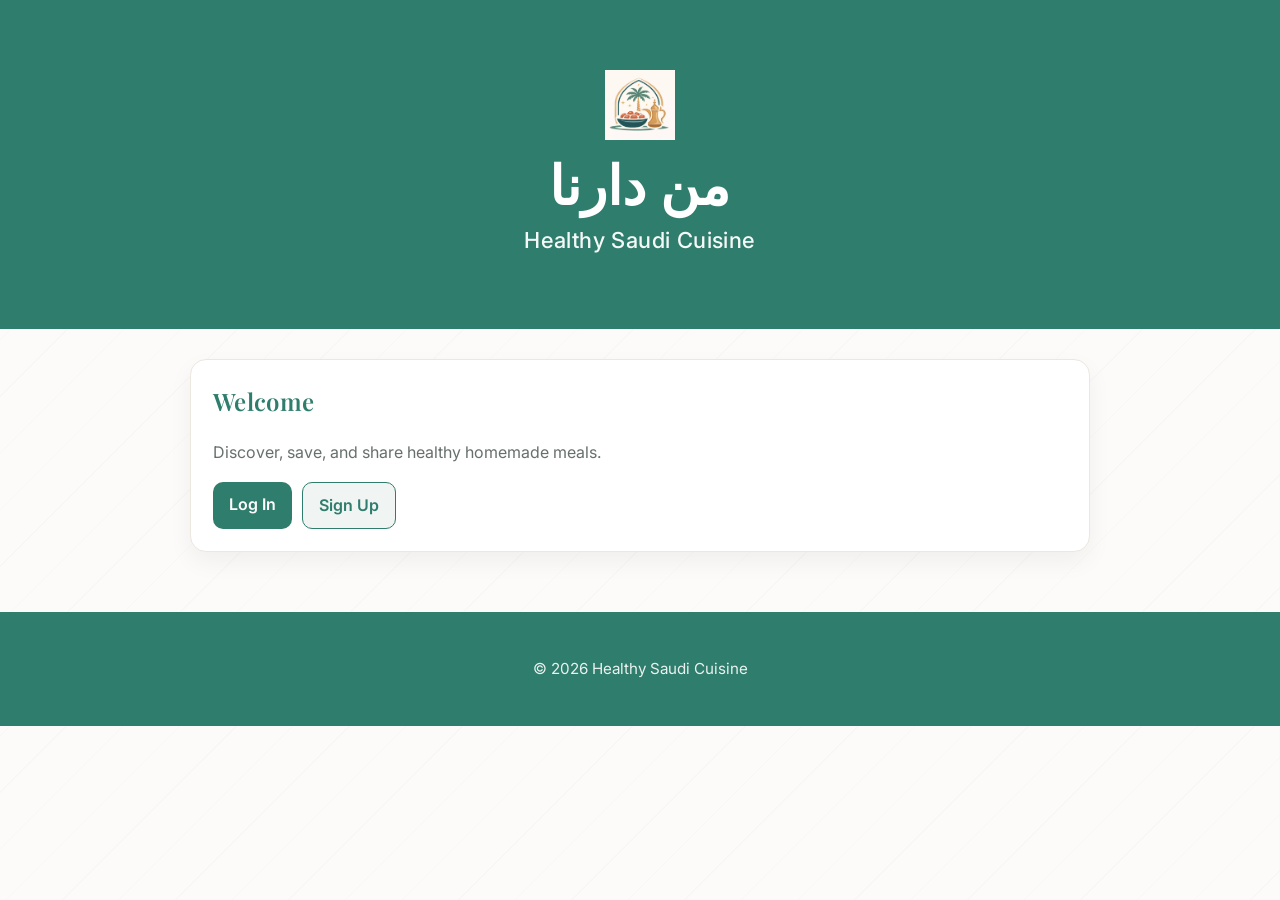
<file: index.html>
<!DOCTYPE html>
<html lang="en">
<head>
<meta charset="UTF-8">
<meta name="viewport" content="width=device-width, initial-scale=1.0">
<title>Healthy Saudi Cuisine</title>
<link rel="stylesheet" href="app.css">
</head>
<body>

<header class="hero-header">
  <img src="photo/logo.jpeg" alt="Logo" class="logo">

  <div class="header-center">
    <h1 class="arabic-title">من دارنا</h1>
    <p class="english-title">Healthy Saudi Cuisine</p>
  </div>
</header>

<section class="form-card">
  <h2>Welcome</h2>
  <p class="muted">Discover, save, and share healthy homemade meals.</p>

  <div class="btn-row">
    <a class="primary-btn" href="login.html">Log In</a>
    <a class="secondary-btn" href="signup.html">Sign Up</a>
  </div>
</section>

<footer>
  <p>&copy; 2026 Healthy Saudi Cuisine</p>
</footer>

</body>
</html>
</file>
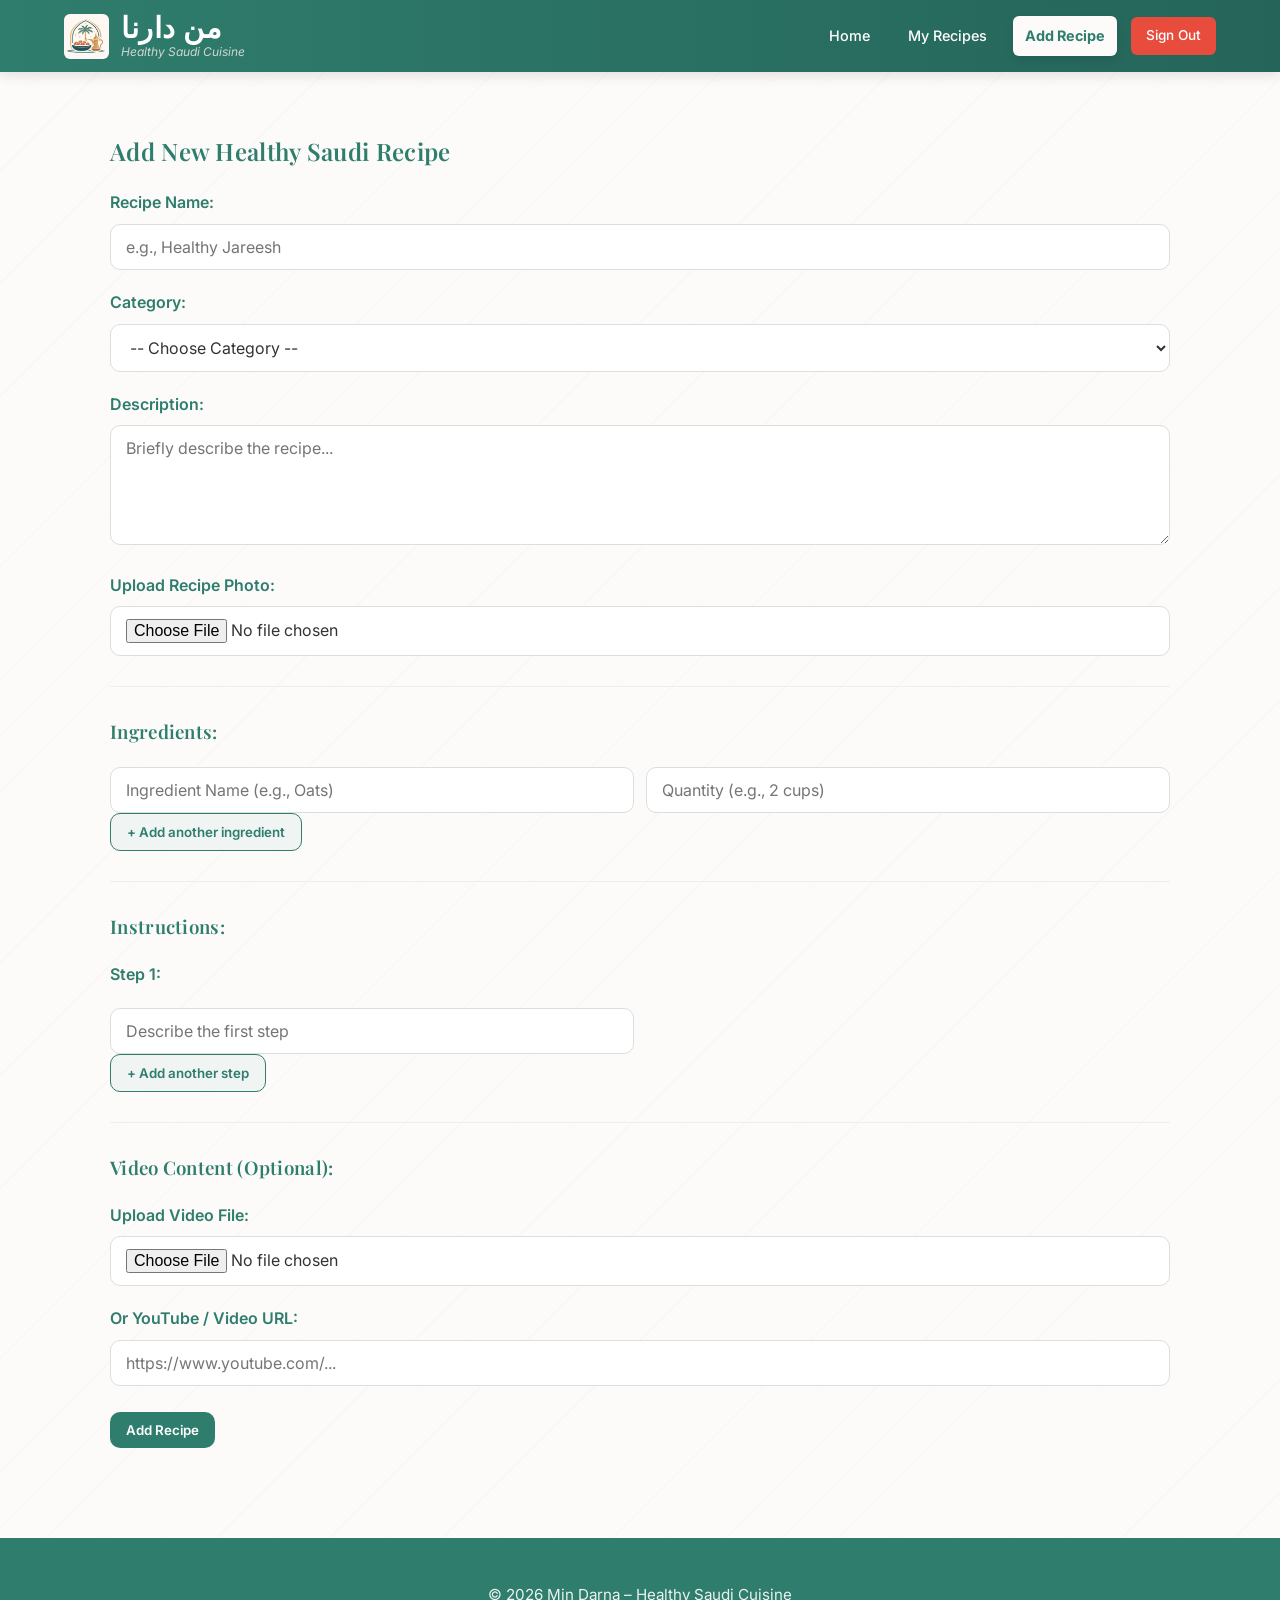
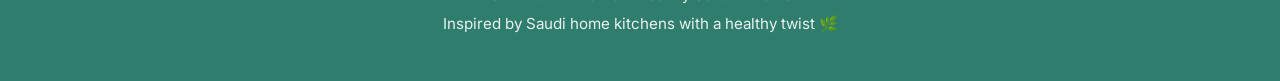
<file: add-recipe.html>
<!DOCTYPE html>
<html lang="en">
<head>
    <meta charset="UTF-8">
<meta name="viewport" content="width=device-width, initial-scale=1.0">
    <title>Add New Saudi Healthy Recipe</title>
<link rel="stylesheet" href="app.css">
  
</head>
<body>

<header class="main-header">

    <div class="logo-area">
        <img src="photo/logo.jpeg" alt="Logo">
        <div>
            <h1>من دارنا</h1>
            <span class="tagline">Healthy Saudi Cuisine</span>
        </div>
    </div>

    <nav>
        <a href="user.html">Home</a>
        <a href="my-recipes.html">My Recipes</a>
        <a href="add-recipe.html" class="add-recipe-btn">Add Recipe</a>
        <a href="index.html" class="sign-out">Sign Out</a>
    </nav>

</header>
<div class="container">
    <h2>Add New Healthy Saudi Recipe</h2>

    <form action="my-recipes.html">
        
        <label>Recipe Name:</label>
        <input class="form-input" type="text" placeholder="e.g., Healthy Jareesh" required>

        <label>Category:</label>
        <select class="form-input" required>
            <option value="">-- Choose Category --</option>
            <option>Main Dishes </option>
            <option>Healthy Sweets</option>
            <option>Traditional Appetizers</option>
            <option>Other</option>
        </select>

        <label>Description:</label>
        <textarea class="form-input" placeholder="Briefly describe the recipe..." required></textarea>

        <label>Upload Recipe Photo:</label>
        <input type="file" accept="image/*" required>

        <hr>

        <h3>Ingredients:</h3>
        <div id="ingredients-container">
            <div class="ingredient-row">
                <input type="text" class="form-input" placeholder="Ingredient Name (e.g., Oats)" required>
                <input type="text" class="form-input" placeholder="Quantity (e.g., 2 cups)" required>
            </div>
        </div>
        <button type="button" class="secondary-btn" onclick="addIngredient()">+ Add another ingredient</button>

        <hr>

        <h3>Instructions:</h3>
        <div id="instructions-container">
            <div class="step-row">
                <label>Step 1:</label>
                <input type="text" class="form-input" placeholder="Describe the first step" required>
            </div>
        </div>
        <button type="button" class="secondary-btn" onclick="addStep()">+ Add another step</button>

        <hr>

        <h3>Video Content (Optional):</h3>
        <label>Upload Video File:</label>
        <input type="file" accept="video/*">
        
        <label>Or YouTube / Video URL:</label>
        <input type="url" class="form-input" placeholder="https://www.youtube.com/...">

        <br><br>
        <button type="submit" class="submit-btn">Add Recipe</button>
    </form>
</div>

<script src="recipes.js"></script>

<footer class="main-footer">
    <div class="footer-content">
        <p>© 2026 Min Darna – Healthy Saudi Cuisine</p>
        <p>Inspired by Saudi home kitchens with a healthy twist 🌿</p>
    </div>
</footer>

</body>
</html>
</file>
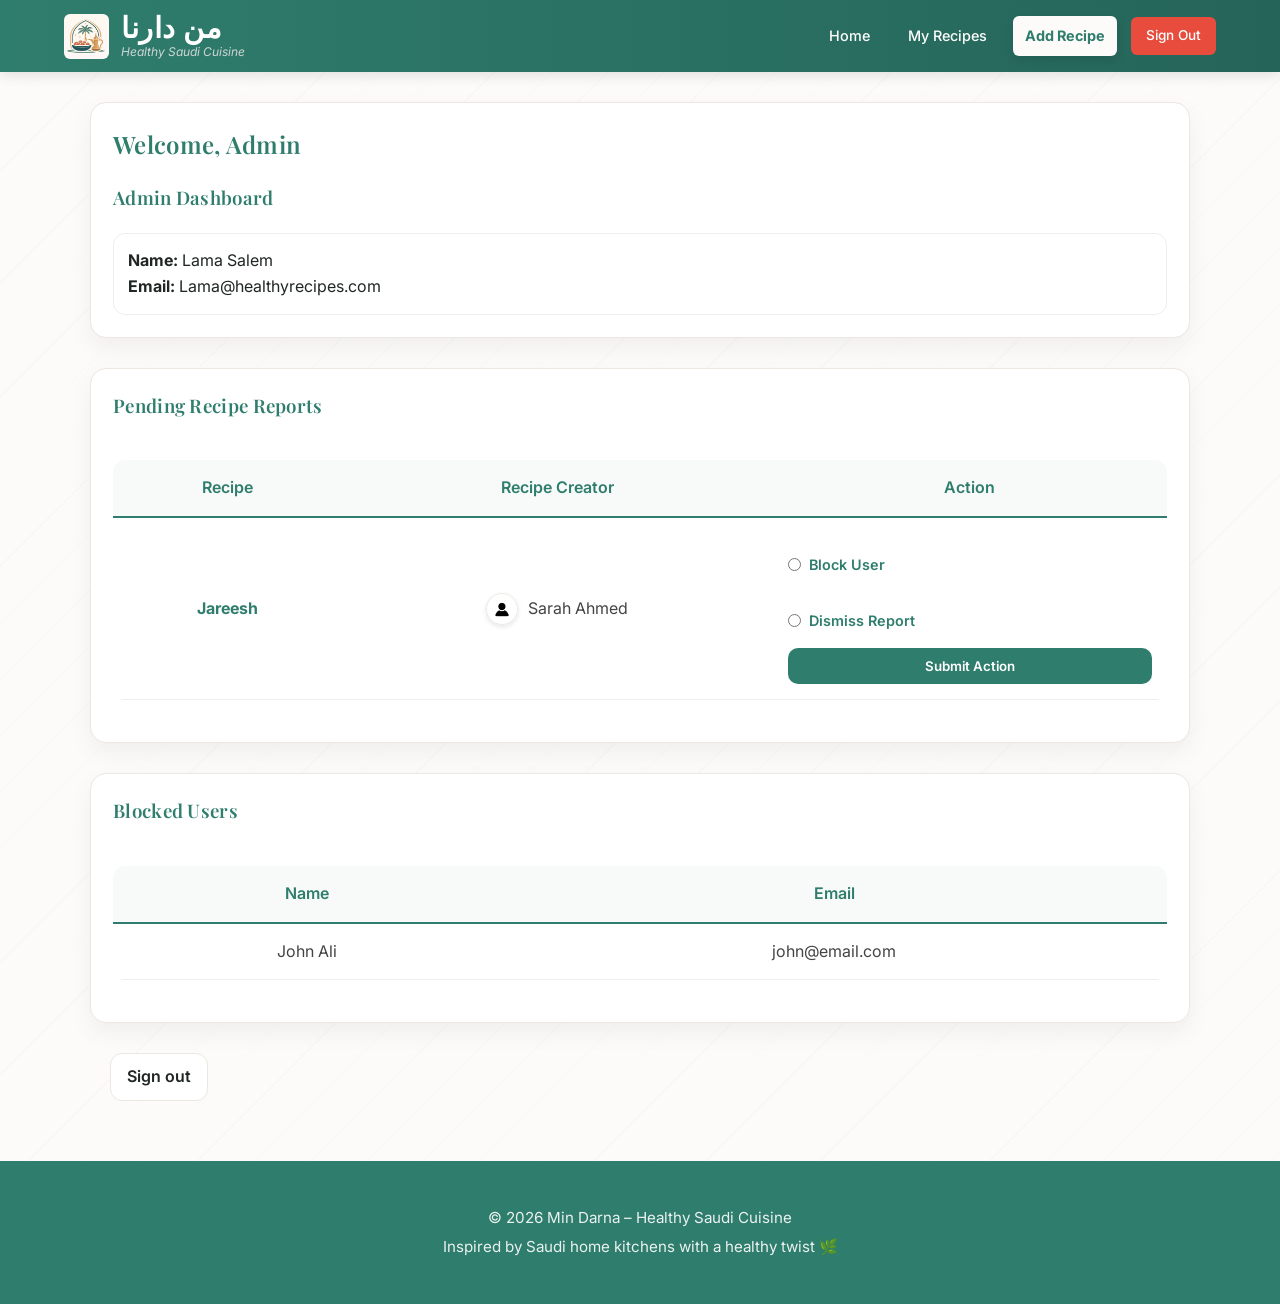
<file: admin.html>
<!DOCTYPE html>
<html lang="en">
<head>
  <meta charset="UTF-8">
  <meta name="viewport" content="width=device-width, initial-scale=1.0">
  <title>Admin Dashboard - Min Darna</title>
  <link rel="stylesheet" href="app.css">
</head>
<body>

<header class="main-header">
  <div class="logo-area">
    <img src="photo/logo.jpeg" alt="Logo">
    <div>
      <h1>من دارنا</h1>
      <span class="tagline">Healthy Saudi Cuisine</span>
    </div>
  </div>

  <nav>
    <a href="user.html">Home</a>
    <a href="my-recipes.html">My Recipes</a>
    <a href="add-recipe.html" class="add-recipe-btn">Add Recipe</a>
    <a href="index.html" class="sign-out">Sign Out</a>
  </nav>
</header>

<section class="section-box">
  <h2>Welcome, <span id="userFirstName">Admin</span></h2>
  <h3>Admin Dashboard</h3>

  <div class="block">
    <p><strong>Name:</strong> Lama Salem</p>
    <p><strong>Email:</strong> Lama@healthyrecipes.com</p>
  </div>
</section>

<section class="section-box">
  <h3>Pending Recipe Reports</h3>

  <div class="table-container">
    <table>
      <thead>
        <tr>
          <th>Recipe</th>
          <th>Recipe Creator</th>
          <th>Action</th>
        </tr>
      </thead>
      <tbody>
        <tr>
          <td>
            <a href="view-recipe.html"><strong>Jareesh</strong></a>
          </td>
          <td>
            <div class="creator-cell">
              <img src="photo/user.png" alt="User" class="creator-img">
              <span>Sarah Ahmed</span>
            </div>
          </td>
          <td>
            <form action="admin.html" class="admin-actions-form">
              <div class="radio-group">
                <label class="radio-option">
                  <input type="radio" name="action" value="block" required>
                  Block User
                </label>
                <label class="radio-option">
                  <input type="radio" name="action" value="dismiss">
                  Dismiss Report
                </label>
              </div>
              <button type="submit" class="apply-btn">Submit Action</button>
            </form>
          </td>
        </tr>
      </tbody>
    </table>
  </div>
</section>

<section class="section-box">
  <h3>Blocked Users</h3>

  <div class="table-container">
    <table>
      <thead>
        <tr>
          <th>Name</th>
          <th>Email</th>
        </tr>
      </thead>
      <tbody>
        <tr>
          <td>John Ali</td>
          <td>john@email.com</td>
        </tr>
      </tbody>
    </table>
  </div>
</section>
  
<div class="bottom-signout">
<a class="signout-link" href="index.html">Sign out</a>
</div>
<footer class="main-footer">
  <div class="footer-content">
    <p>© 2026 Min Darna – Healthy Saudi Cuisine</p>
    <p>Inspired by Saudi home kitchens with a healthy twist 🌿</p>
  </div>
</footer>

<script>
  window.onload = function() {
    const firstName = localStorage.getItem('firstName');
    if (firstName) {
      document.getElementById('userFirstName').textContent = firstName;
    }
  };
</script>

</body>
</html>
</file>
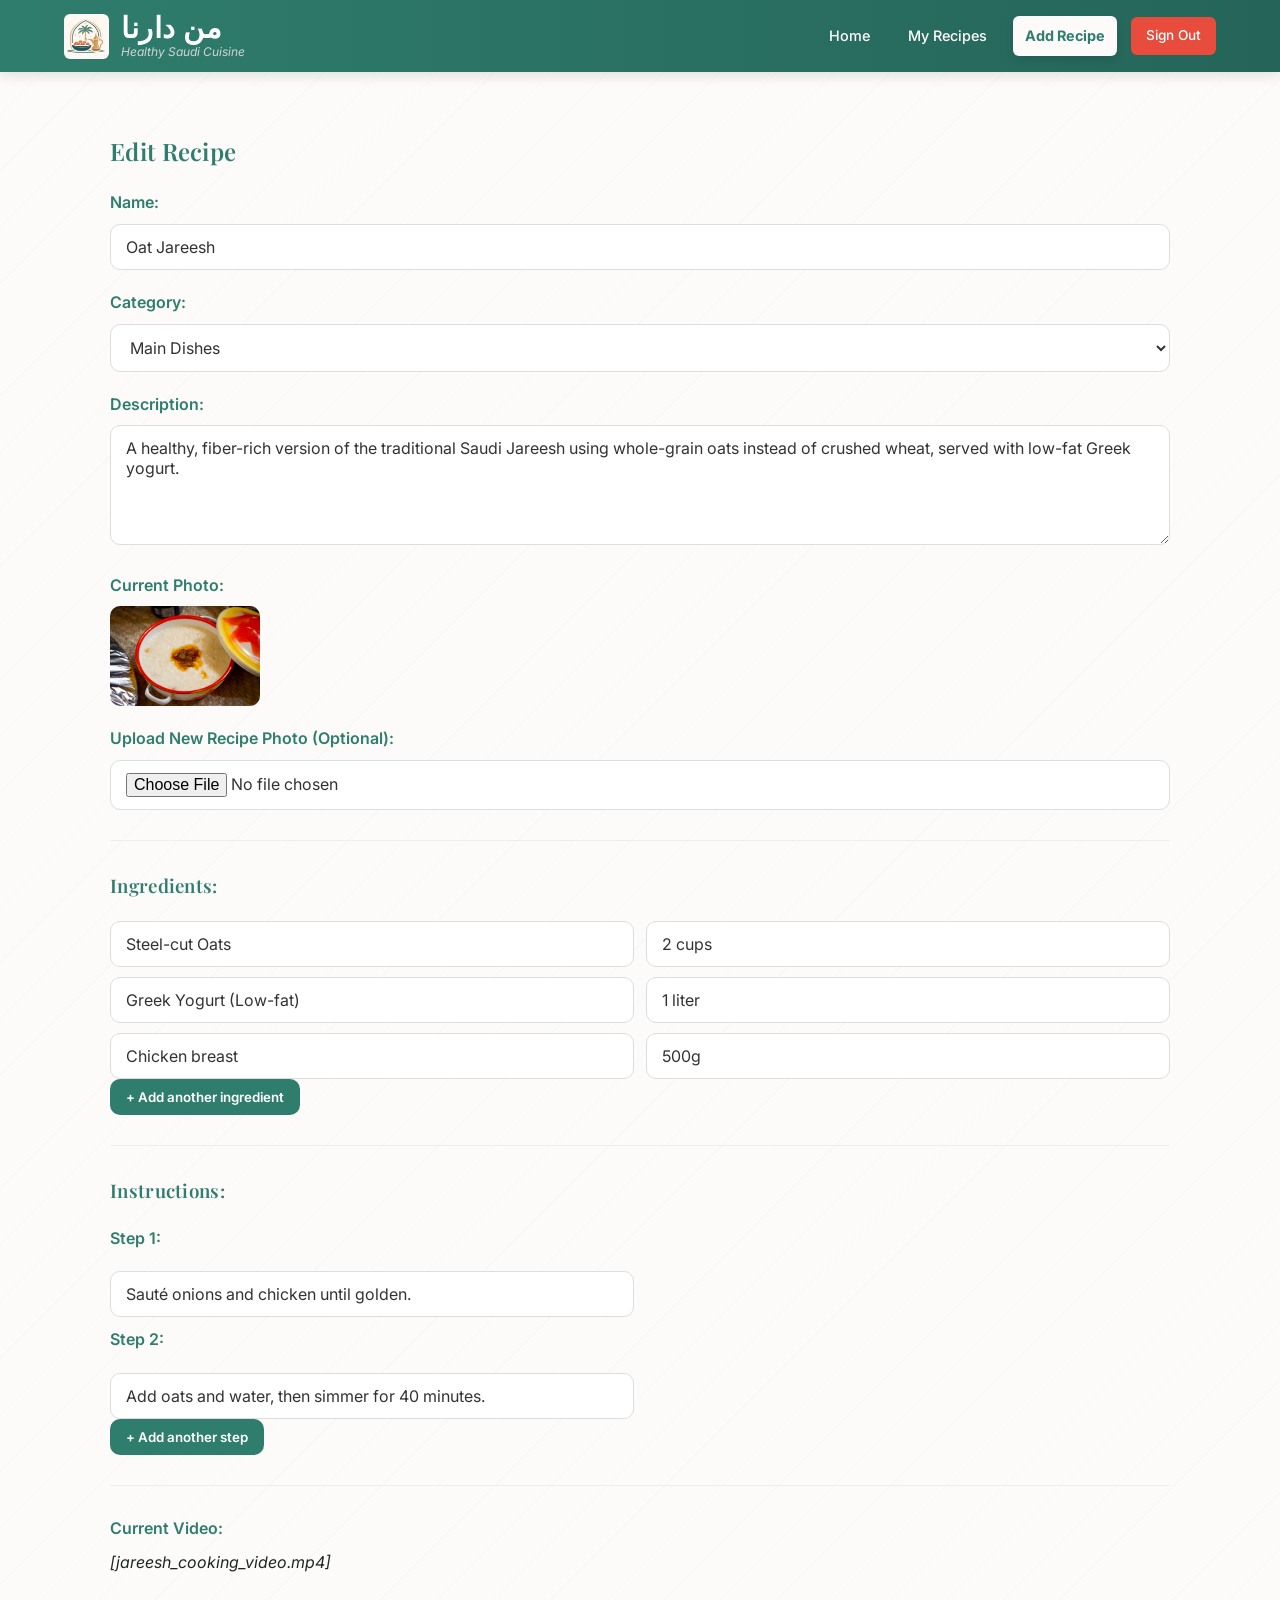
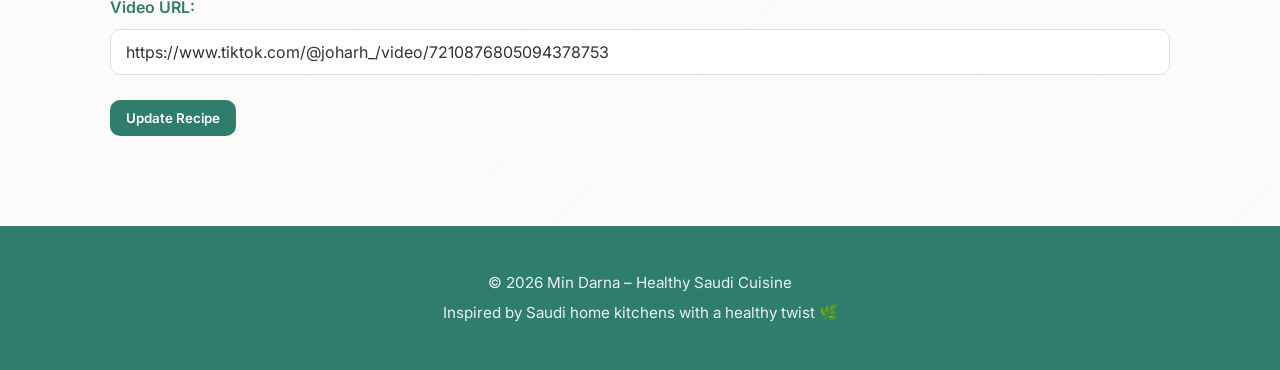
<file: edit-recipe.html>
<!DOCTYPE html>
<html lang="en">
<head>
    <meta charset="UTF-8">
<meta name="viewport" content="width=device-width, initial-scale=1.0">
    <title>Edit Recipe - Healthy Saudi Cuisine</title>
<link rel="stylesheet" href="app.css">

</head>
<body>
<header class="main-header">

    <div class="logo-area">
        <img src="photo/logo.jpeg" alt="Logo">
        <div>
            <h1>من دارنا</h1>
            <span class="tagline">Healthy Saudi Cuisine</span>
        </div>
    </div>

    <nav>
        <a href="user.html">Home</a>
        <a href="my-recipes.html">My Recipes</a>
        <a href="add-recipe.html" class="add-recipe-btn">Add Recipe</a>
        <a href="index.html" class="sign-out">Sign Out</a>
    </nav>

</header>

<div class="container">
    <h2>Edit Recipe</h2>

    <form action="my-recipes.html">
        
        <label>Name:</label>
        <input class="form-input" type="text" value="Oat Jareesh" required>

        <label>Category:</label>
        <select class="form-input" required>
            <option selected>Main Dishes </option>
            <option>Healthy Sweets</option>
            <option>Traditional Appetizers</option>
        </select>

        <label>Description:</label>
        <textarea class="form-input" required>A healthy, fiber-rich version of the traditional Saudi Jareesh using whole-grain oats instead of crushed wheat, served with low-fat Greek yogurt.</textarea>

        <label>Current Photo:</label>
        <div class="current-media">
            <img src="photo/jareesh.jpg" alt="Current Jareesh Photo" class="recipe-current-photo">
        </div>

        <label>Upload New Recipe Photo (Optional):</label>
        <input type="file" accept="image/*">

        <hr>

        <h3>Ingredients:</h3>
        <div id="ingredients-container">
            <div class="ingredient-row">
                <input type="text" class="form-input" value="Steel-cut Oats" required>
                <input type="text" class="form-input" value="2 cups" required>
            </div>
            <div class="ingredient-row">
                <input type="text" class="form-input" value="Greek Yogurt (Low-fat)" required>
                <input type="text" class="form-input" value="1 liter" required>
            </div>
            <div class="ingredient-row">
                <input type="text" class="form-input" value="Chicken breast" required>
                <input type="text" class="form-input" value="500g" required>
            </div>
        </div>
        <button type="button" class="add-btn" class="add-btn dark-add-btn" onclick="addIngredient()">+ Add another ingredient</button>

        <hr>

        <h3>Instructions:</h3>
        <div id="instructions-container">
            <div class="step-row">
                <label>Step 1:</label>
                <input type="text" class="form-input" value="Sauté onions and chicken until golden." required>
            </div>
            <div class="step-row">
                <label>Step 2:</label>
                <input type="text" class="form-input" value="Add oats and water, then simmer for 40 minutes." required>
            </div>
        </div>
        <button type="button" class="add-btn" class="add-btn dark-add-btn" onclick="addStep()">+ Add another step</button>

        <hr>

        <label>Current Video:</label>
        <div class="current-media">
            <p><i>[jareesh_cooking_video.mp4]</i></p>
        </div>

        <label>Video URL:</label>
        <input type="url" class="form-input" value="https://www.tiktok.com/@joharh_/video/7210876805094378753">

        <br><br>
        <button type="submit" class="add-btn" class="add-btn full-width-btn">Update Recipe</button>
    </form>
</div>

<script src="recipes.js"></script>

<footer class="main-footer">
    <div class="footer-content">
        <p>© 2026 Min Darna – Healthy Saudi Cuisine</p>
        <p>Inspired by Saudi home kitchens with a healthy twist 🌿</p>
    </div>
</footer>

</body>
</html>
</file>
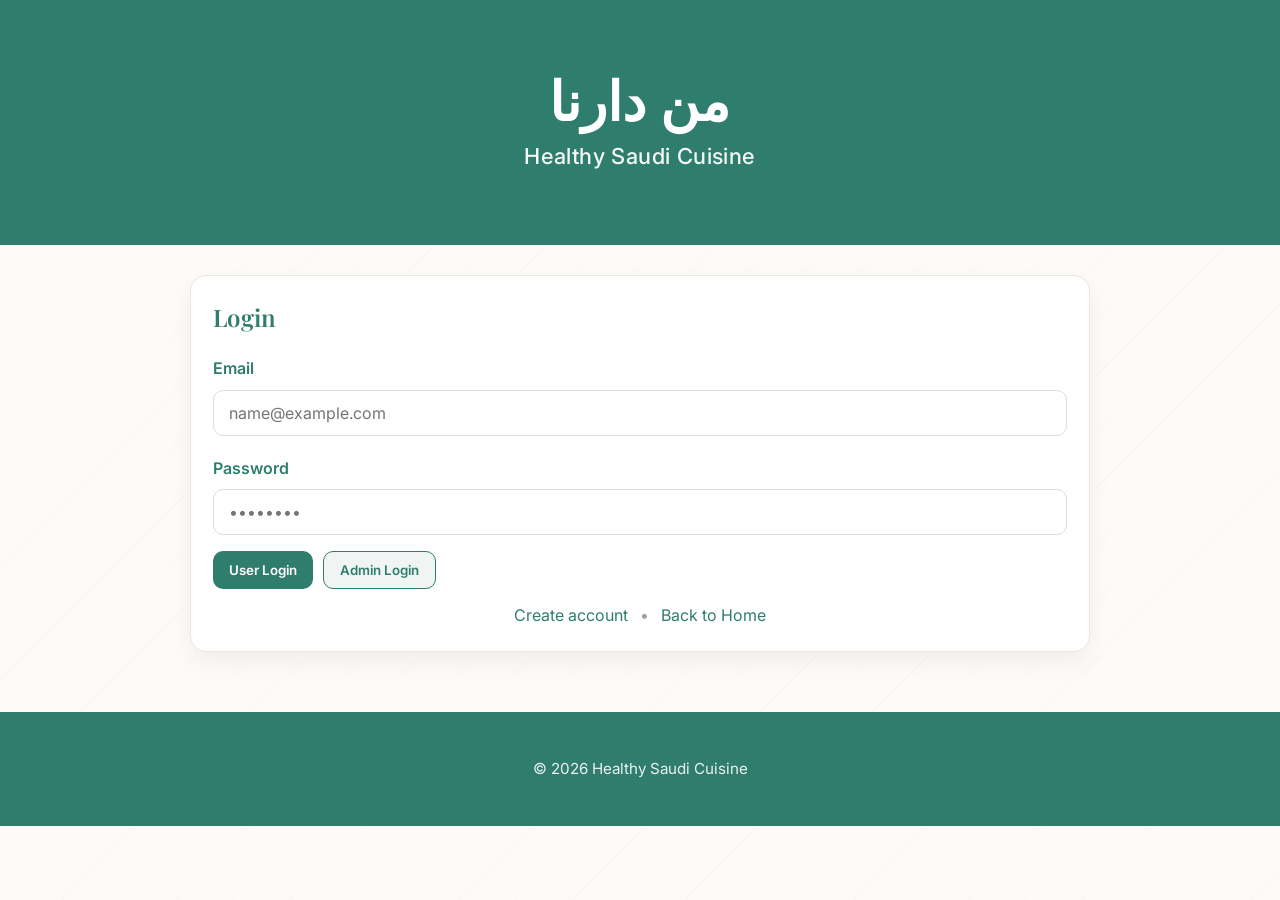
<file: login.html>
<!DOCTYPE html>
<html lang="en">
<head>
<meta charset="UTF-8">
<meta name="viewport" content="width=device-width, initial-scale=1.0">
<title>Login</title>
<link rel="stylesheet" href="app.css">
</head>
<body>

<header class="hero-header">
  <h1 class="arabic-title"><a href="index.html">من دارنا</a></h1>
  <p class="english-title">Healthy Saudi Cuisine</p>
</header>

<section class="form-card">
  <h2>Login</h2>

  <form>
    <div class="field">
      <label for="loginEmail">Email</label>
      <input id="loginEmail" class="form-input" type="email" placeholder="name@example.com" required>
    </div>

    <div class="field">
      <label for="loginPass">Password</label>
      <input id="loginPass" class="form-input" type="password" placeholder="••••••••" required>
    </div>

    <div class="btn-row">
      <button class="primary-btn" type="submit" formaction="user.html">
        User Login
      </button>
      <button class="secondary-btn" type="submit" formaction="admin.html">
        Admin Login
      </button>
    </div>

    <div class="below-links">
      <a href="signup.html">Create account</a>
      <span class="dot">•</span>
      <a href="index.html">Back to Home</a>
    </div>
  </form>
</section>

<footer>
  <p>&copy; 2026 Healthy Saudi Cuisine</p>
</footer>

</body>
</html>
</file>
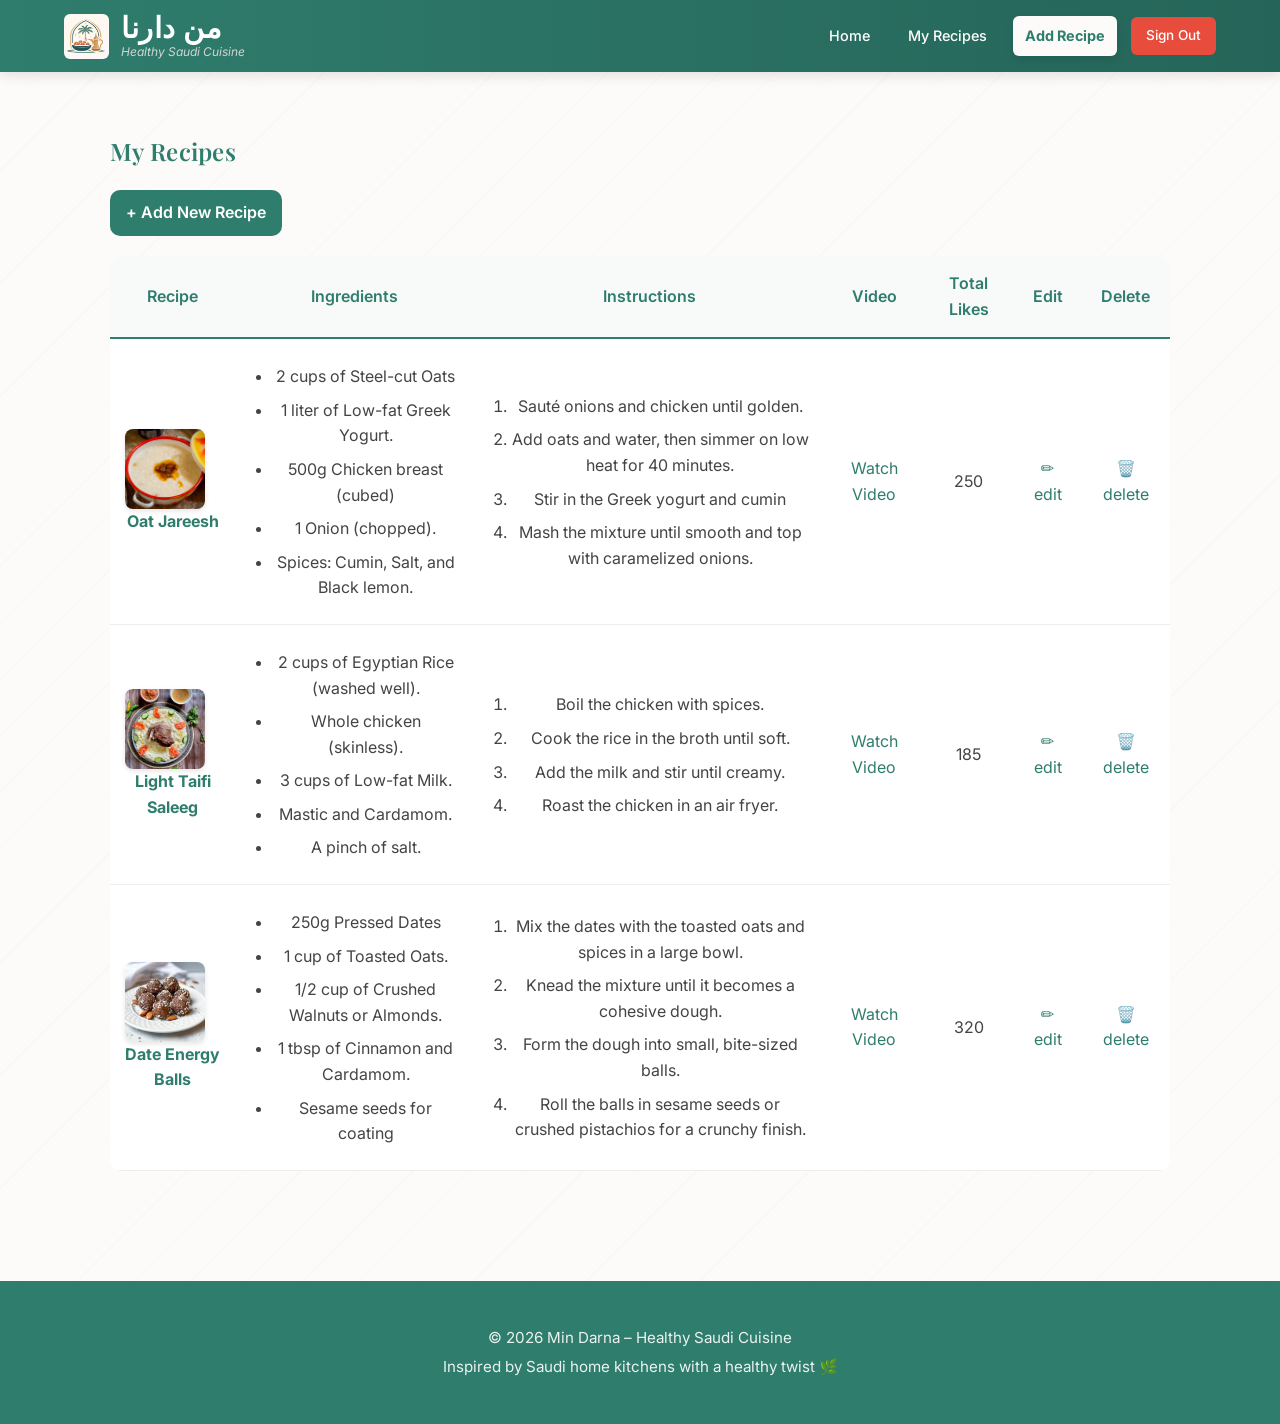
<file: my-recipes.html>
<!DOCTYPE html>
<html lang="en">
<head>
    <meta charset="UTF-8">
<meta name="viewport" content="width=device-width, initial-scale=1.0">
    <title>My Recipes - Healthy Saudi Cuisine</title>
<link rel="stylesheet" href="app.css">
   
</head>
<body>

<header class="main-header">

    <div class="logo-area">
        <img src="photo/logo.jpeg" alt="Logo">
        <div>
            <h1>من دارنا</h1>
            <span class="tagline">Healthy Saudi Cuisine</span>
        </div>
    </div>

    <nav>
        <a href="user.html">Home</a>
        <a href="my-recipes.html">My Recipes</a>
        <a href="add-recipe.html" class="add-recipe-btn">Add Recipe</a>
        <a href="index.html" class="sign-out">Sign Out</a>
    </nav>

</header>
<div class="container">
    <h2>My Recipes</h2>
    
    <div class="actions-right">
        <a href="add-recipe.html" class="add-btn">+ Add New Recipe</a>
    </div>

    <div class="table-container">
        <table>
            <thead>
                <tr>
                    <th>Recipe</th> 
                    <th>Ingredients</th> 
                    <th>Instructions</th> 
                    <th>Video</th> 
                    <th>Total Likes</th> 
                    <th>Edit</th> 
                    <th>Delete</th> 
                </tr>
            </thead>
            <tbody>
                
                <tr>
                    <td>
                        <a href="view-recipe.html">
                            <img src="photo/jareesh.jpg" alt="oat jareesh">
                            <b>Oat Jareesh</b>
                        </a>
                    </td>
                    <td>
                        <ul>
                            <li>2 cups of Steel-cut Oats</li>
                            <li>1 liter of Low-fat Greek Yogurt.</li>
                            <li>500g Chicken breast (cubed)</li>
                            <li>1 Onion (chopped).</li>
                            <li>Spices: Cumin, Salt, and Black lemon.</li>
                        </ul>
                    </td>
                    <td>
                        <ol>
                            <li>Sauté onions and chicken until golden.</li>
                            <li>Add oats and water, then simmer on low heat for 40 minutes.</li>
                            <li>Stir in the Greek yogurt and cumin</li>
                            <li>Mash the mixture until smooth and top with caramelized onions.</li>
                        </ol>
                    </td>
                    <td>
                        <a href="https://www.tiktok.com/@joharh_/video/7210876805094378753?lang=ar" target="_blank" class="link-blue">Watch Video</a>
                    </td>
                    <td class="text-center">250</td>
                    <td class="text-center"><a href="edit-recipe.html">✏️ edit</a></td>
                    <td class="text-center"><a href="my-recipes.html" class="text-danger">🗑️ delete</a></td>
                </tr>

                <tr>
                    <td>
                        <a href="view-recipe2.html">
                            <img src="photo/saleeq.webp" alt="Light Taifi Saleeg">
                            <b>Light Taifi Saleeg</b>
                        </a>
                    </td>
                    <td>
                        <ul>
                            <li>2 cups of Egyptian Rice (washed well).</li>
                            <li>Whole chicken (skinless).</li>
                            <li>3 cups of Low-fat Milk.</li>
                            <li>Mastic and Cardamom.</li>
                            <li>A pinch of salt.</li>
                        </ul>
                    </td>
                    <td>
                        <ol>
                            <li>Boil the chicken with spices.</li>
                            <li>Cook the rice in the broth until soft.</li>
                            <li>Add the milk and stir until creamy.</li>
                            <li>Roast the chicken in an air fryer.</li>
                        </ol>
                    </td>
                    <td>
                        <a href="https://www.tiktok.com/@healthy_meal/video/7508828350979280145" target="_blank" class="link-blue">Watch Video</a>
                    </td>
                    <td class="text-center">185</td>
                    <td class="text-center"><a href="edit-recipe.html">✏️ edit</a></td>
                    <td class="text-center"><a href="my-recipes.html" class="text-danger">🗑️ delete</a></td>
                </tr>

                <tr>
                    <td>
                        <a href="view-recipe3.html">
                            <img src="photo/dates.jpeg" alt="date energy balls">
                            <b>Date Energy Balls</b>
                        </a>
                    </td>
                    <td>
                        <ul>
                            <li>250g Pressed Dates</li>
                            <li>1 cup of Toasted Oats.</li>
                            <li>1/2 cup of Crushed Walnuts or Almonds.</li>
                            <li>1 tbsp of Cinnamon and Cardamom.</li>
                            <li>Sesame seeds for coating</li>
                        </ul>
                    </td>
                    <td>
                        <ol>
                            <li>Mix the dates with the toasted oats and spices in a large bowl.</li>
                            <li>Knead the mixture until it becomes a cohesive dough.</li>
                            <li>Form the dough into small, bite-sized balls.</li>
                            <li>Roll the balls in sesame seeds or crushed pistachios for a crunchy finish.</li>
                        </ol>
                    </td>
                    <td>
                        <a href="https://www.tiktok.com/@nahoola.s/video/7322159445994114322?lang=ar" target="_blank" class="link-blue">Watch Video</a>
                    </td>
                    <td class="text-center">320</td>
                    <td class="text-center"><a href="edit-recipe.html">✏️ edit</a></td>
                    <td class="text-center"><a href="my-recipes.html" class="text-danger">🗑️ delete</a></td>
                </tr>

            </tbody>
        </table>
    </div>
</div>

<footer class="main-footer">
    <div class="footer-content">
        <p>© 2026 Min Darna – Healthy Saudi Cuisine</p>
        <p>Inspired by Saudi home kitchens with a healthy twist 🌿</p>
    </div>
</footer>
</body>
</html>
</file>
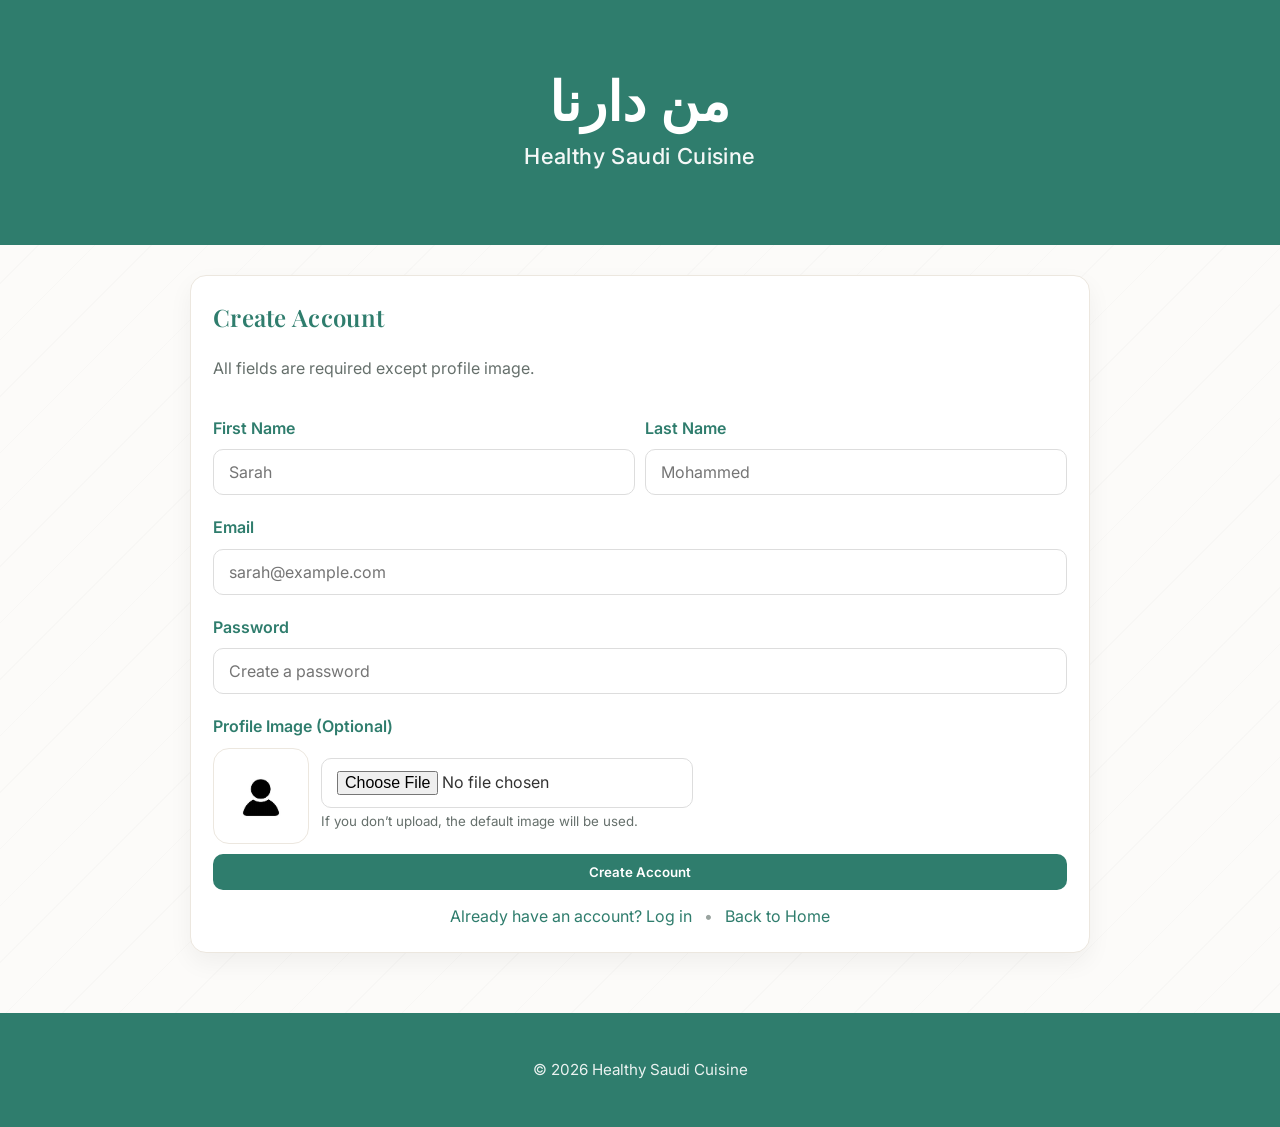
<file: signup.html>
<!DOCTYPE html>
<html lang="en">
<head>
<meta charset="UTF-8">
<meta name="viewport" content="width=device-width, initial-scale=1.0">
<title>Sign Up</title>
<link rel="stylesheet" href="app.css">
</head>
<body>

<header class="hero-header">
  <h1 class="arabic-title"><a href="index.html">من دارنا</a></h1>
  <p class="english-title">Healthy Saudi Cuisine</p>
</header>

<section class="form-card">
  <h2>Create Account</h2>
  <p class="muted">All fields are required except profile image.</p>

  <form id="signupForm" action="user.html" method="get">

    <div class="grid-2">
      <div class="field">
        <label for="firstName">First Name</label>
        <input id="firstName" class="form-input" type="text" placeholder="Sarah" required>
      </div>

      <div class="field">
        <label for="lastName">Last Name</label>
        <input id="lastName" class="form-input" type="text" placeholder="Mohammed" required>
      </div>
    </div>

    <div class="field">
      <label for="email">Email</label>
      <input id="email" class="form-input" type="email" placeholder="sarah@example.com" required>
    </div>

    <div class="field">
      <label for="password">Password</label>
      <input id="password" class="form-input" type="password" placeholder="Create a password" required>
    </div>

    <div class="field">
      <label>Profile Image (Optional)</label>

      <div class="profile-upload">
        <img id="profilePreview" class="profile-preview" src="photo/user.png" alt="Default profile">
        <div class="upload-side">
          <input id="profileImage" type="file" accept="image/*">
          <small class="muted">If you don’t upload, the default image will be used.</small>
        </div>
      </div>
    </div>

    <button class="primary-btn full" type="submit">Create Account</button>

    <div class="below-links">
      <a href="login.html">Already have an account? Log in</a>
      <span class="dot">•</span>
      <a href="index.html">Back to Home</a>
    </div>

  </form>
</section>

<footer>
  <p>&copy; 2026 Healthy Saudi Cuisine</p>
</footer>

<script>
  const form = document.getElementById('signupForm');
  const input = document.getElementById('profileImage');
  const preview = document.getElementById('profilePreview');

  input.addEventListener('change', () => {
    const file = input.files && input.files[0];
    if (!file) return;
    preview.src = URL.createObjectURL(file);
  });

  form.addEventListener('submit', async () => {
    const firstName = document.getElementById('firstName').value.trim();
    const lastName  = document.getElementById('lastName').value.trim();
    const email     = document.getElementById('email').value.trim();

    let imageDataUrl = "images/default-user.png";

    const file = input.files && input.files[0];
    if (file) {
      imageDataUrl = await new Promise((resolve) => {
        const reader = new FileReader();
        reader.onload = () => resolve(reader.result);
        reader.readAsDataURL(file);
      });
    }

    localStorage.setItem('user_firstName', firstName);
    localStorage.setItem('user_lastName', lastName);
    localStorage.setItem('user_email', email);
    localStorage.setItem('user_image', imageDataUrl);
  });
</script>

</body>
</html>
</file>
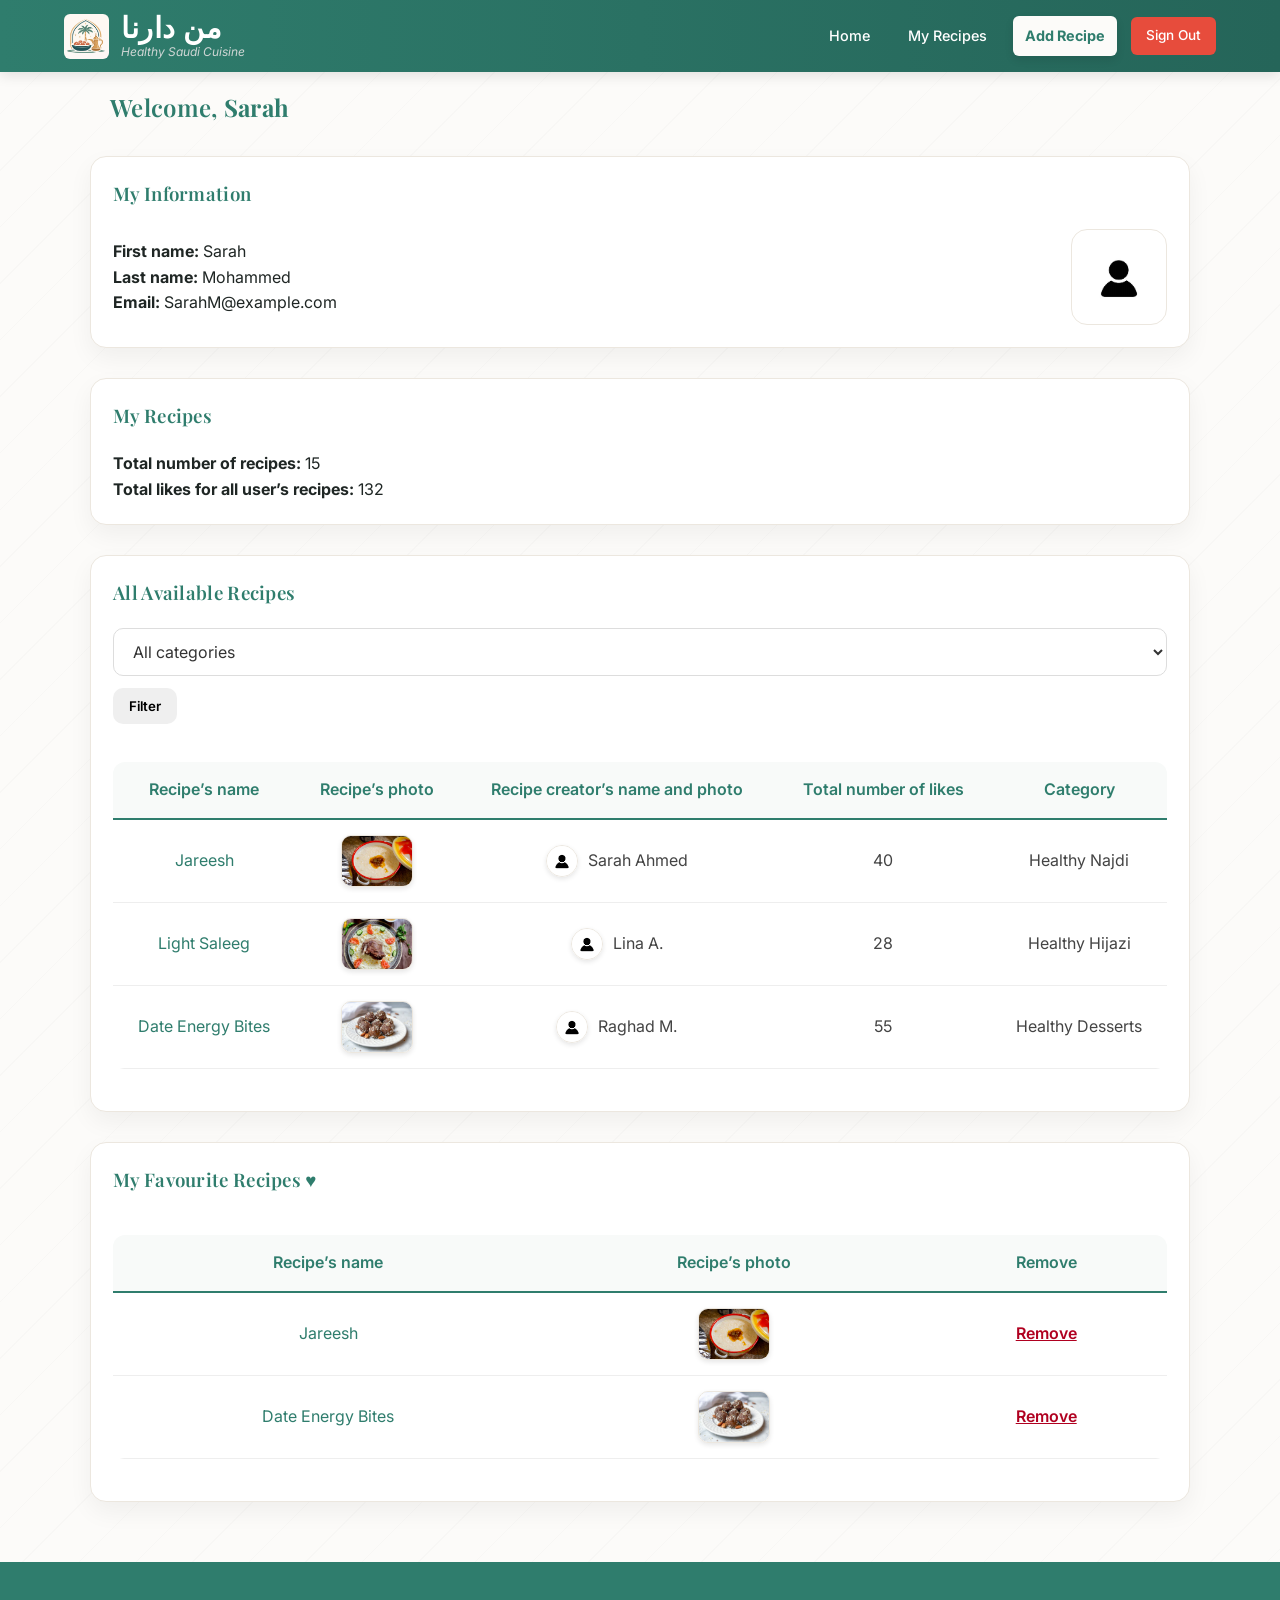
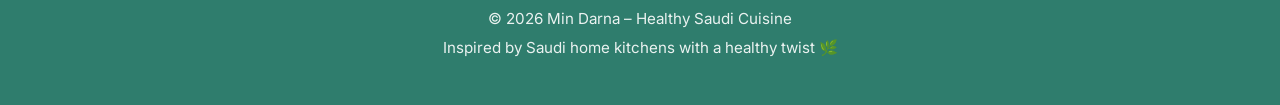
<file: user.html>
<!DOCTYPE html>
<html lang="en">
<head>
<meta charset="UTF-8">
<meta name="viewport" content="width=device-width, initial-scale=1.0">
<title>User Page</title>
<link rel="stylesheet" href="app.css">
</head>

<body>
<header class="main-header">

    <div class="logo-area">
        <img src="photo/logo.jpeg" alt="Logo">
        <div>
            <h1>من دارنا</h1>
            <span class="tagline">Healthy Saudi Cuisine</span>
        </div>
    </div>

    <nav>
        <a href="user.html">Home</a>
        <a href="my-recipes.html">My Recipes</a>
        <a href="add-recipe.html" class="add-recipe-btn">Add Recipe</a>
        <a href="index.html" class="sign-out">Sign Out</a>
    </nav>

</header><section class="welcome-wrap">
<h2>Welcome, <strong id="displayFirstName">Sarah</strong></h2>
</section>

<section class="section-box">
<h3>My Information</h3>

<div class="info-row">
<div>
<p><strong>First name:</strong> <span id="infoFirstName">Sarah</span></p>
<p><strong>Last name:</strong> Mohammed</p>
<p><strong>Email:</strong> SarahM@example.com</p>
</div>

<img class="profile-photo" src="photo/user.png" alt="User Photo" width="110">
</div>
</section>

<section class="section-box">
<h3><a href="my-recipes.html">My Recipes</a></h3>

<p><strong>Total number of recipes:</strong> 15</p>
<p><strong>Total likes for all user’s recipes:</strong> 132</p>
</section>

<section class="section-box">
<h3>All Available Recipes</h3>

<div class="filter-row">
<select>
<option value="all">All categories</option>
<option value="najdi">Healthy Najdi</option>
<option value="hijazi">Healthy Hijazi</option>
<option value="dessert">Healthy Desserts</option>
</select>

<button type="button">Filter</button>
</div>

<div class="table-container">
<table class="recipes-table">
<thead>
<tr>
<th>Recipe’s name</th>
<th>Recipe’s photo</th>
<th>Recipe creator’s name and photo</th>
<th>Total number of likes</th>
<th>Category</th>
</tr>
</thead>

<tbody>
<tr>
<td><a href="view-recipe.html"> Jareesh </a></td>
<td>
<img class="recipe-img" src="photo/jareesh.jpg" alt="Recipe Photo">
</td>
<td>
<div class="creator-cell">
<img class="creator-img" src="photo/user.png" alt="Creator Photo">
<span>Sarah Ahmed</span>
</div>
</td>
<td>40</td>
<td>Healthy Najdi</td>
</tr>

<tr>
<td><a href="view-recipe2.html">Light Saleeg</a></td>
<td>
<img class="recipe-img" src="photo/saleeq.webp" alt="Recipe Photo">
</td>
<td>
<div class="creator-cell">
<img class="creator-img" src="photo/user.png" alt="Creator Photo">
<span>Lina A.</span>
</div>
</td>
<td>28</td>
<td>Healthy Hijazi</td>
</tr>

<tr>
<td><a href="view-recipe3.html"> Date Energy Bites </a></td>
<td>
<img class="recipe-img" src="photo/dates.jpeg" alt="Recipe Photo">
</td>
<td>
<div class="creator-cell">
<img class="creator-img" src="photo/user.png" alt="Creator Photo">
<span>Raghad M.</span>
</div>
</td>
<td>55</td>
<td>Healthy Desserts</td>
</tr>
</tbody>
</table>
</div>
</section>

<section class="section-box">
<h3>My Favourite Recipes ♥</h3>

<div class="table-container">
<table class="recipes-table">
<thead>
<tr>
<th>Recipe’s name</th>
<th>Recipe’s photo</th>
<th>Remove</th>
</tr>
</thead>

<tbody>
<tr>
<td><a href="view-recipe.html"> Jareesh </a></td>
<td>
<img class="recipe-img" src="photo/jareesh.jpg" alt="Recipe Photo">
</td>
<td><a class="remove-link" href="user.html">Remove</a></td>
</tr>

<tr>
<td><a href="view-recipe.html">Date Energy Bites </a></td>
<td>
<img class="recipe-img" src="photo/dates.jpeg" alt="Recipe Photo">
</td>
<td><a class="remove-link" href="user.html">Remove</a></td>
</tr>
</tbody>
</table>
</div>
</section>



<footer class="main-footer">
    <div class="footer-content">
        <p>© 2026 Min Darna – Healthy Saudi Cuisine</p>
        <p>Inspired by Saudi home kitchens with a healthy twist 🌿</p>
    </div>
</footer>

<script>
    window.onload = function() {
        const firstName = localStorage.getItem('firstName');
        if (firstName) {
            // تحديث الاسم في الترحيب
            if(document.getElementById('displayFirstName')) {
                document.getElementById('displayFirstName').textContent = firstName;
            }
            // تحديث الاسم في جدول المعلومات
            if(document.getElementById('infoFirstName')) {
                document.getElementById('infoFirstName').textContent = firstName;
            }
        }
    };
</script>

</body>
</html>
</file>
<file: app.css>
@import url('https://fonts.googleapis.com/css2?family=Inter:wght@400;500;600&family=Playfair+Display:wght@500;600;700&display=swap');

/* =========================
   Base / Reset
========================= */
* {
  margin: 0;
  padding: 0;
  box-sizing: border-box;
}

html {
  background-color: #fcfbf9;
  background-image: repeating-linear-gradient(
    135deg,
    rgba(0,0,0,0.015) 0,
    rgba(0,0,0,0.015) 1px,
    transparent 1px,
    transparent 40px
  );
  min-height: 100%;
}

body {
  font-family: 'Inter', system-ui, -apple-system, sans-serif;
  color: #1f2624;
  line-height: 1.6;
  background: transparent;
  margin: 0;
}

img {
  max-width: 100%;
  display: block;
}

a {
  color: #2f7d6d;
  text-decoration: none;
  transition: 0.3s ease;
}

a:hover {
  color: #256559;
  text-decoration: underline;
}

h1, h2, h3 {
  font-family: 'Playfair Display', serif;
  font-weight: 600;
  letter-spacing: 0.3px;
}

h2, h3 {
  color: #2f7d6d;
  margin-bottom: 20px;
}

ul, ol {
  margin-left: 22px;
  margin-top: 10px;
}

li {
  margin-bottom: 8px;
}

/* =========================
   Generic Containers
========================= */
.page,
.container,
main,
.user-page,
section.form-card,
.section-box,
.welcome-wrap,
.bottom-signout {
  max-width: 1100px;
  margin: 30px auto;
}

.page,
.container,
main,
.user-page {
  padding: 30px 20px;
}

.section-box,
.form-card,
.recipe-card,
.card,
section:not(.form-card):not(.hero-header):not(.welcome-wrap):not(.bottom-signout):not(.main-footer) {
  background: #fff;
  border-radius: 16px;
  border: 1px solid #ece7df;
  box-shadow: 0 10px 25px rgba(0,0,0,0.05);
}

.section-box,
.form-card,
.recipe-card,
.card {
  padding: 22px;
}

.table-container {
  overflow-x: auto;
}

/* =========================
   Landing Header
========================= */
.hero-header {
  background: #2f7d6d;
  color: #fff;
  padding: 70px 20px;
  text-align: center;
  position: relative;
}

.hero-header a {
  color: inherit;
  text-decoration: none;
}

.hero-header a:hover {
  text-decoration: underline;
}

.logo {
  width: 70px;
  height: auto;
  margin: 0 auto 14px;
}

.header-center {
  text-align: center;
}

.arabic-title {
  margin: 0 0 10px 0;
  font-size: 54px;
  font-weight: 700;
  line-height: 1.1;
  color: #fff;
}

.english-title {
  margin: 0;
  font-size: 22px;
  font-weight: 500;
  letter-spacing: 0.4px;
  opacity: 0.95;
  color: #fff;
}

.muted {
  color: #66706c;
}

.dot {
  margin: 0 8px;
  color: #9aa4a0;
}

/* =========================
   Main Header / Navbar
========================= */
.main-header {
  background-color: #2f7d6d;
  background-image: linear-gradient(to right, #2f7d6d, #256559);
  color: #fff;
  padding: 12px 5%;
  display: flex;
  justify-content: space-between;
  align-items: center;
  box-shadow: 0 4px 12px rgba(0,0,0,0.1);
  position: sticky;
  top: 0;
  z-index: 1000;
  min-height: 72px;
}

.logo-area {
  display: flex;
  align-items: center;
  gap: 12px;
}

.logo-area img {
  width: 45px;
  height: 45px;
  object-fit: cover;
  border-radius: 6px;
}

.logo-area h1 {
  font-size: 1.8rem;
  color: #fff;
  margin: 0;
  letter-spacing: 0.5px;
  line-height: 1;
}

.logo-area .tagline,
.tagline {
  font-size: 0.75rem;
  opacity: 0.9;
  font-style: italic;
  color: #e0e0e0;
  display: block;
  margin-top: 4px;
  line-height: 1.2;
}

nav {
  display: flex;
  align-items: center;
  gap: 14px;
}

nav a {
  color: #fff;
  text-decoration: none;
  font-weight: 500;
  font-size: 0.9rem;
  padding: 8px 12px;
  border-radius: 6px;
  transition: all 0.3s ease;
}

nav a:hover {
  background: rgba(255, 255, 255, 0.1);
  text-decoration: none;
}

nav a[href*="add-recipe"],
.add-recipe-btn {
  background-color: #fcfbf9 !important;
  color: #2f7d6d !important;
  font-weight: 700 !important;
  box-shadow: 0 4px 8px rgba(0,0,0,0.1);
}

nav a[href*="add-recipe"]:hover,
.add-recipe-btn:hover {
  background-color: #ffffff !important;
  transform: translateY(-2px);
}

.sign-out {
  background-color: #e74c3c !important;
  color: white !important;
  padding: 8px 15px !important;
  border-radius: 6px;
  font-size: 0.85rem;
}

.sign-out:hover {
  background-color: #c0392b !important;
  transform: scale(1.05);
  text-decoration: none;
}

/* =========================
   Buttons
========================= */
button,
.primary-btn,
.secondary-btn,
.submit-btn,
.add-btn,
.apply-btn,
.video-link,
.signout-link {
  display: inline-block;
  text-decoration: none;
  border: none;
  border-radius: 10px;
  padding: 10px 16px;
  font-weight: 600;
  cursor: pointer;
  text-align: center;
  transition: 0.25s ease;
  font-family: inherit;
}

.primary-btn,
.submit-btn,
.add-btn,
.apply-btn {
  background: #2f7d6d;
  color: #fff;
}

.primary-btn:hover,
.submit-btn:hover,
.add-btn:hover,
.apply-btn:hover {
  background: #256559;
  color: #fff;
  text-decoration: none;
}

.secondary-btn {
  background: #f0f4f3;
  color: #2f7d6d;
  border: 1px solid #2f7d6d;
}

.secondary-btn:hover {
  background: #2f7d6d;
  color: #fff;
  text-decoration: none;
}

.full {
  width: 100%;
  margin-top: 10px;
}

.btn-row {
  margin-top: 16px;
  display: flex;
  gap: 10px;
  flex-wrap: wrap;
}

.below-links {
  margin-top: 14px;
  text-align: center;
}

.signout-link {
  padding: 10px 16px;
  border-radius: 12px;
  border: 1px solid #ece7df;
  background: #ffffff;
  font-weight: 600;
  text-decoration: none;
  color: #1f2624;
}

.signout-link:hover {
  background: #faf9f7;
  color: #1f2624;
  text-decoration: none;
}

/* =========================
   Forms
========================= */
.form-card {
  width: min(85%, 900px);
  margin: 20px auto;
}

.field {
  margin-top: 14px;
}

.grid-2 {
  display: grid;
  grid-template-columns: repeat(2, minmax(0, 1fr));
  gap: 10px;
}

label {
  display: block;
  margin-top: 20px;
  margin-bottom: 8px;
  font-weight: 600;
  color: #2f7d6d;
}

input[type="text"],
input[type="url"],
input[type="email"],
input[type="password"],
input[type="file"],
select,
textarea,
.form-input {
  width: 100%;
  padding: 12px 15px;
  border: 1px solid #ddd;
  border-radius: 10px;
  font-family: 'Inter', sans-serif;
  font-size: 1rem;
  color: #333;
  transition: all 0.3s ease;
  background-color: #fff;
}

input:focus,
select:focus,
textarea:focus,
.form-input:focus {
  outline: none;
  border-color: #2f7d6d;
  box-shadow: 0 0 0 3px rgba(47, 125, 109, 0.1);
}

textarea {
  min-height: 120px;
  resize: vertical;
}

.profile-upload {
  display: flex;
  gap: 12px;
  align-items: center;
  flex-wrap: wrap;
}

.profile-preview {
  width: 96px;
  height: 96px;
  object-fit: cover;
  border-radius: 16px;
  border: 1px solid #ece7df;
  background: #fff;
  padding: 6px;
}

.upload-side input[type="file"] {
  display: block;
}

hr {
  border: 0;
  border-top: 1px solid #eee;
  margin: 30px 0;
}

.current-media img {
  width: 150px;
  border-radius: 10px;
}

.ingredient-row,
.step-row {
  display: grid;
  grid-template-columns: 1fr 1fr;
  gap: 12px;
  margin-top: 10px;
}

.step-row label {
  grid-column: 1 / -1;
  margin-top: 0;
}

/* =========================
   Tables
========================= */
table,
.recipes-table {
  width: 100%;
  border-collapse: collapse;
  margin: 20px 0;
  background-color: #fff;
  border-radius: 12px;
  overflow: hidden;
}

table th,
.recipes-table thead th {
  background-color: #f8faf9;
  color: #2f7d6d;
  padding: 15px;
  border-bottom: 2px solid #2f7d6d;
  text-align: center;
  font-weight: 600;
}

table td,
.recipes-table td {
  padding: 15px;
  border-bottom: 1px solid #eee;
  text-align: center;
  vertical-align: middle;
  color: #444;
}

table tr:hover,
.recipes-table tr:hover {
  background-color: #fcfbf9;
}

table img {
  border-radius: 8px;
  object-fit: cover;
  box-shadow: 0 2px 5px rgba(0,0,0,0.1);
  width: 80px;
  height: 80px;
}

.recipe-img {
  width: 72px;
  height: 52px;
  object-fit: cover;
  border-radius: 10px;
  border: 1px solid #ece7df;
  display: block;
  margin: 0 auto;
}

.creator-cell {
  display: flex;
  align-items: center;
  justify-content: center;
  gap: 10px;
}

.creator-img {
  width: 32px;
  height: 32px;
  object-fit: cover;
  border-radius: 50%;
  border: 1px solid #ece7df;
}

.remove-link {
  color: #b00020;
  text-decoration: underline;
  font-weight: 600;
}

/* =========================
   User Page
========================= */
.welcome-wrap,
.bottom-signout {
  max-width: 1100px;
  margin: 16px auto;
  padding: 0 20px;
}

.info-row {
  display: flex;
  justify-content: space-between;
  align-items: center;
  gap: 20px;
}

.profile-photo {
  width: 96px;
  height: 96px;
  object-fit: cover;
  border-radius: 16px;
  border: 1px solid #ece7df;
  background: #fff;
  padding: 6px;
}

.filter-row {
  display: flex;
  gap: 12px;
  align-items: end;
  flex-wrap: wrap;
  margin-bottom: 18px;
}

/* =========================
   Admin Page
========================= */
.admin-actions-form {
  display: flex;
  flex-direction: column;
  gap: 8px;
}

.radio-group {
  display: flex;
  flex-direction: column;
  gap: 5px;
}

.radio-option {
  display: flex;
  align-items: center;
  gap: 8px;
  font-size: 0.9rem;
  cursor: pointer;
}

input[type="radio"] {
  accent-color: #2f7d6d;
  cursor: pointer;
  width: auto;
}

/* =========================
   Recipe View Pages
========================= */
.recipe-card {
  background: #fff;
  border: 1px solid #e6e6e6;
  box-shadow: 0 10px 25px rgba(0,0,0,0.05);
}

.recipe-top {
  display: flex;
  align-items: flex-start;
  justify-content: space-between;
  gap: 16px;
  margin-bottom: 14px;
}

.recipe-title {
  margin: 0;
  font-size: 1.6rem;
  color: #2f7d6d;
}

.page-title {
  margin-bottom: 16px;
  color: #2f7d6d;
}

.actions {
  display: flex;
  gap: 10px;
  align-items: center;
  flex-wrap: wrap;
}

.actions button {
  display: flex;
  align-items: center;
  gap: 6px;
  padding: 8px 14px;
  border-radius: 999px;
  font-size: 0.85rem;
  font-weight: 500;
  border: none;
  cursor: pointer;
}

.actions button:nth-child(1) {
  background-color: #2f7d6d;
  color: white;
}

.actions button:nth-child(1):hover {
  background-color: #256559;
  transform: translateY(-2px);
}

.actions button:nth-child(2) {
  background-color: #3a8f8a;
  color: white;
}

.actions button:nth-child(2):hover {
  background-color: #327a75;
  transform: translateY(-2px);
}

.actions button:nth-child(3) {
  background-color: #e0e0e0;
  color: #333;
}

.actions button:nth-child(3):hover {
  background-color: #e74c3c;
  color: white;
}

.recipe-photo {
  display: flex;
  justify-content: center;
  margin: 12px 0 18px;
}

.recipe-photo img {
  width: min(520px, 100%);
  height: auto;
  border-radius: 12px;
  border: 1px solid #eee;
  object-fit: cover;
}

.block {
  border: 1px solid #eee;
  border-radius: 12px;
  padding: 14px;
  margin-top: 14px;
}

.block-title {
  margin: 0 0 10px;
  font-size: 1.05rem;
}

.creator {
  display: flex;
  align-items: center;
  gap: 12px;
}

.avatar {
  width: 60px;
  height: 60px;
  border-radius: 50%;
  object-fit: cover;
  border: 1px solid #e6e6e6;
}

.details p {
  margin: 6px 0;
}

.list {
  margin: 0;
  padding-left: 20px;
}

.video-link {
  background: #fafafa;
  border: 1px solid #ddd;
  color: #1f2624;
}

.video-link:hover {
  background: #f0f0f0;
  color: #1f2624;
  text-decoration: none;
}

.comment {
  border: 1px solid #eee;
  border-radius: 12px;
  padding: 12px;
  margin-top: 10px;
}

.comment p {
  margin: 0 0 6px;
}

.comment-form {
  margin-top: 14px;
  display: grid;
  gap: 10px;
}

.comment-form textarea {
  width: 100%;
  min-height: 90px;
  resize: vertical;
  border-radius: 12px;
  border: 1px solid #ddd;
  padding: 10px 12px;
  font-family: inherit;
}

.comment-form button {
  justify-self: end;
  padding: 10px 14px;
  border-radius: 10px;
  border: 1px solid #ddd;
  background: #f7f7f7;
  color: #1f2624;
}

.comment-form button:hover {
  background: #ececec;
}

/* =========================
   Footer
========================= */
footer,
.main-footer {
  background-color: #2f7d6d;
  color: #fff;
  text-align: center;
  padding: 40px 20px;
  margin-top: 60px;
}

footer p,
.main-footer p {
  font-size: 0.95rem;
  opacity: 0.9;
  margin: 5px 0;
}

/* =========================
   Responsive
========================= */
@media (max-width: 768px) {
  .main-header {
    flex-direction: column;
    gap: 15px;
    text-align: center;
  }

  nav {
    flex-wrap: wrap;
    justify-content: center;
    gap: 10px;
  }

  .form-card {
    width: 95%;
  }

  .grid-2,
  .ingredient-row,
  .step-row {
    grid-template-columns: 1fr;
  }

  .hero-header {
    padding: 55px 16px;
  }

  .arabic-title {
    font-size: 42px;
  }

  .english-title {
    font-size: 18px;
  }

  .info-row {
    flex-direction: column;
    align-items: flex-start;
  }

  .recipe-top {
    flex-direction: column;
    align-items: stretch;
  }

  .actions {
    flex-direction: row;
    flex-wrap: wrap;
    min-width: 0;
  }

  .comment-form button {
    justify-self: stretch;
  }
}
</file>
